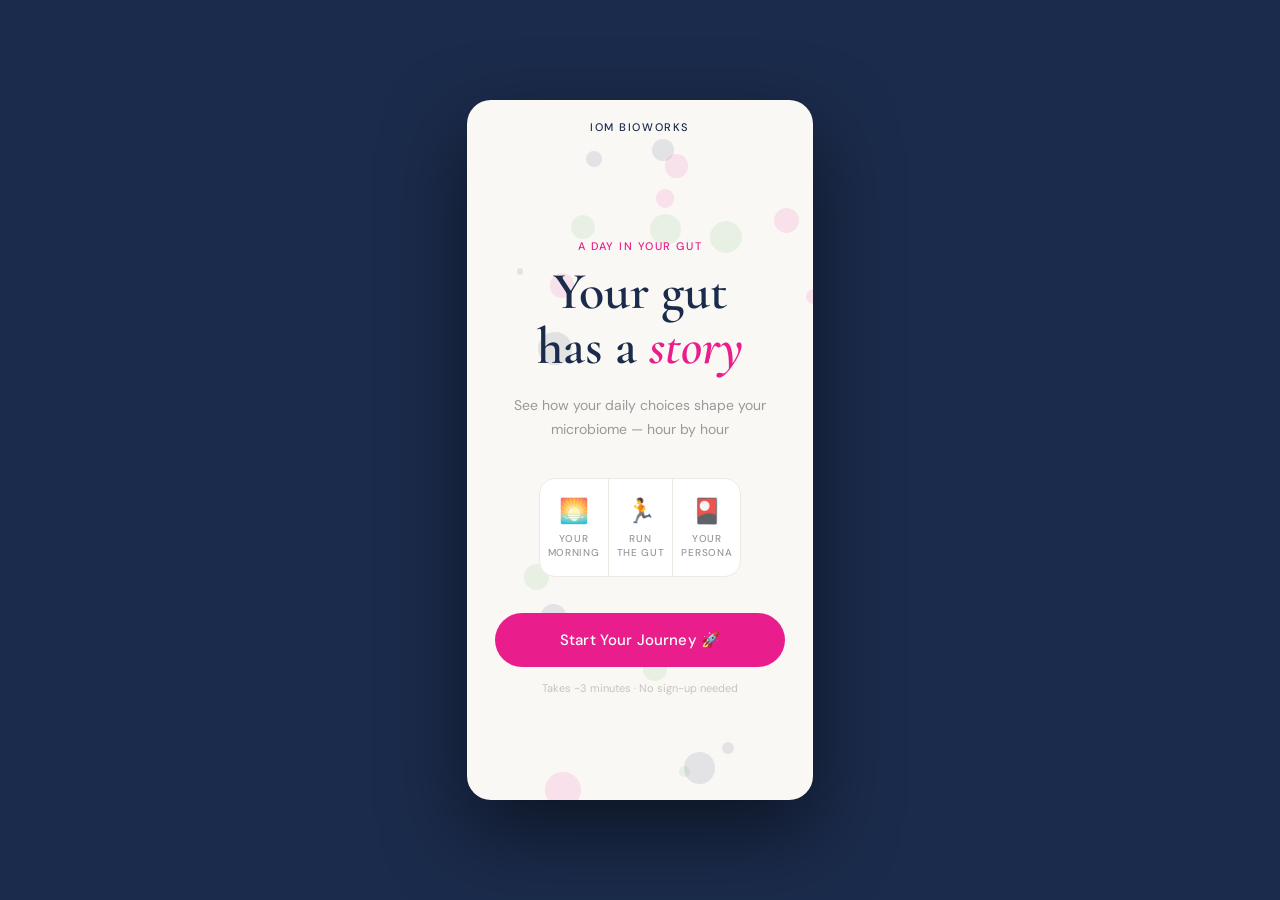
<file: index.html>
<!DOCTYPE html>
<html lang="en">
<head>
<meta charset="UTF-8">
<meta name="viewport" content="width=device-width, initial-scale=1.0, maximum-scale=1.0, user-scalable=no">
<meta name="theme-color" content="#FAF8F5">
<title>A Day in Your Gut — iom Bioworks</title>
<link rel="preconnect" href="https://fonts.googleapis.com">
<link href="https://fonts.googleapis.com/css2?family=Cormorant+Garamond:ital,wght@0,400;0,600;1,400;1,600&family=DM+Sans:wght@300;400;500&display=swap" rel="stylesheet">
<link rel="stylesheet" href="css/style.css">
</head>
<body>
<div id="gut-app">

  <!-- SCREEN 1: LANDING -->
  <div id="screen-landing" class="screen active">
    <div class="particle-bg" id="particles"></div>
    <div style="padding:20px;display:flex;justify-content:center;position:relative;z-index:2;flex-shrink:0;">
      <div class="logo-text">iom Bioworks</div>
    </div>
    <div style="flex:1;display:flex;flex-direction:column;align-items:center;justify-content:center;padding:20px 28px 40px;text-align:center;position:relative;z-index:2;">
      <div style="font-size:11px;font-weight:500;letter-spacing:0.14em;text-transform:uppercase;color:var(--pink);margin-bottom:12px;">A Day in Your Gut</div>
      <h1 class="serif" style="font-size:52px;color:var(--navy);line-height:1.05;margin-bottom:18px;font-weight:600;">Your gut<br>has a <em style="color:var(--pink);">story</em></h1>
      <p style="font-size:14px;color:var(--muted);line-height:1.75;margin-bottom:36px;max-width:290px;">See how your daily choices shape your microbiome — hour by hour</p>
      <div class="landing-icons">
        <div class="landing-icon-item"><span class="landing-icon-emoji">🌅</span><div class="landing-icon-label">Your<br>Morning</div></div>
        <div class="landing-icon-item"><span class="landing-icon-emoji">🏃</span><div class="landing-icon-label">Run<br>The Gut</div></div>
        <div class="landing-icon-item"><span class="landing-icon-emoji">🎴</span><div class="landing-icon-label">Your<br>Persona</div></div>
      </div>
      <button class="btn-primary" id="start-btn" style="max-width:320px;">Start Your Journey 🚀</button>
      <p style="font-size:11px;color:#C8C3BA;margin-top:14px;">Takes ~3 minutes · No sign-up needed</p>
    </div>
  </div>

  <!-- SCREEN 2: PERSONALISE -->
  <div id="screen-personalise" class="screen">
    <div class="header">
      <button class="back-btn" id="back-to-landing">← Back</button>
      <div class="logo-text">iom Bioworks</div>
      <div style="width:48px;"></div>
    </div>
    <div style="padding:28px 22px 36px;flex:1;">
      <div class="time-stamp" style="margin-bottom:10px;">Let's trace your gut day</div>
      <h2 class="serif" style="font-size:34px;color:var(--navy);line-height:1.15;margin-bottom:8px;font-weight:600;">What should<br>we call you?</h2>
      <p style="font-size:13px;color:var(--muted);margin-bottom:28px;line-height:1.6;">Your journey adapts to your choices</p>
      <input class="name-input" type="text" id="name-input" placeholder="Your name" maxlength="20" autocomplete="off" autocorrect="off" />
      <p style="font-size:13px;font-weight:500;color:var(--navy);margin:28px 0 14px;">Choose your gut explorer</p>
      <div style="display:flex;gap:14px;margin-bottom:36px;">
        <div class="avatar-card" id="av-male"><span class="avatar-emoji">🚶</span><div class="avatar-label">Explorer</div></div>
        <div class="avatar-card" id="av-female"><span class="avatar-emoji">🚶‍♀️</span><div class="avatar-label">Explorer</div></div>
      </div>
      <button class="btn-primary" id="btn-go" disabled>Let's Go 🚀</button>
    </div>
  </div>

  <!-- SCREEN 3: HEALTH GOAL -->
  <div id="screen-goal" class="screen">
    <div class="header">
      <button class="back-btn" id="back-to-personalise">← Back</button>
      <div class="pill">Gut Goal</div>
      <button class="mute-btn" id="mute-btn">🔊</button>
    </div>
    <div style="padding:24px 22px 36px;flex:1;">
      <div class="time-stamp">Your gut goal</div>
      <h2 class="serif" style="font-size:32px;color:var(--navy);line-height:1.2;margin-bottom:8px;font-weight:600;"><span id="goal-name">Hey</span>, what does<br>your gut <em style="color:var(--pink);">want most?</em></h2>
      <p style="font-size:13px;color:var(--muted);margin-bottom:22px;line-height:1.6;">Choose one — your journey adapts to it</p>
      <div style="display:flex;flex-direction:column;gap:11px;margin-bottom:28px;">
        <div class="option-card" data-goal="mood"><span class="option-emoji">🧠</span><div style="flex:1;padding-right:28px;"><div class="option-title">Better Mood</div><div class="option-sub">Your gut makes 90% of your serotonin. Let's fix the source.</div></div><div class="option-check">✓</div></div>
        <div class="option-card" data-goal="immunity"><span class="option-emoji">🛡️</span><div style="flex:1;padding-right:28px;"><div class="option-title">Stronger Immunity</div><div class="option-sub">70% of your immune system lives in your gut. Feed it right.</div></div><div class="option-check">✓</div></div>
        <div class="option-card" data-goal="energy"><span class="option-emoji">⚡</span><div style="flex:1;padding-right:28px;"><div class="option-title">More Energy</div><div class="option-sub">Your gut bacteria fuel every cell. Let's power you up.</div></div><div class="option-check">✓</div></div>
      </div>
      <button class="btn-primary" id="btn-goal-next" disabled>Next →</button>
    </div>
  </div>

</div>

<script src="js/state.js"></script>
<script src="js/constants.js"></script>
<script>
  /* Only clear state on explicit restart, not on every landing page load */
  const _params = new URLSearchParams(window.location.search);
  if (_params.get('restart') === '1') GS.clear();

  /* Read URL params */
  (function() {
    const p = new URLSearchParams(window.location.search);
    const wa = p.get('wa') || '';
    const utm = p.get('utm_source') || 'direct';
    if (wa || utm !== 'direct') GS.save({ whatsapp_number: wa, channel: utm });
  })();

  function goTo(id) {
    document.querySelectorAll('.screen').forEach(s => {
      if (s.classList.contains('active')) {
        s.classList.remove('active');
        s.classList.add('exit');
        setTimeout(() => s.classList.remove('exit'), 400);
      }
    });
    setTimeout(() => document.getElementById('screen-' + id).classList.add('active'), 60);
  }

  document.getElementById('start-btn').addEventListener('click', () => goTo('personalise'));
  document.getElementById('back-to-landing').addEventListener('click', () => goTo('landing'));
  document.getElementById('back-to-personalise').addEventListener('click', () => goTo('personalise'));

  let avatar = null;
  document.getElementById('av-male').addEventListener('click', () => {
    avatar = 'male';
    document.getElementById('av-male').classList.add('selected');
    document.getElementById('av-female').classList.remove('selected');
    check();
  });
  document.getElementById('av-female').addEventListener('click', () => {
    avatar = 'female';
    document.getElementById('av-female').classList.add('selected');
    document.getElementById('av-male').classList.remove('selected');
    check();
  });
  document.getElementById('name-input').addEventListener('input', check);

  function check() {
    const name = document.getElementById('name-input').value.trim();
    document.getElementById('btn-go').disabled = !(name.length > 0 && avatar);
  }

  document.getElementById('btn-go').addEventListener('click', () => {
    const name = document.getElementById('name-input').value.trim();
    GS.save({ name, avatar });
    document.getElementById('goal-name').textContent = name;
    goTo('goal');
  });

  let goal = null;
  document.querySelectorAll('[data-goal]').forEach(card => {
    card.addEventListener('click', () => {
      document.querySelectorAll('[data-goal]').forEach(c => c.classList.remove('selected'));
      card.classList.add('selected');
      goal = card.dataset.goal;
      document.getElementById('btn-goal-next').disabled = false;
    });
  });

  document.getElementById('btn-goal-next').addEventListener('click', () => {
    GS.save({ goal });
    window.location.href = 'game.html';
  });

  let muted = false;
  document.getElementById('mute-btn').addEventListener('click', () => {
    muted = !muted;
    document.getElementById('mute-btn').textContent = muted ? '🔇' : '🔊';
  });

  const pBg = document.getElementById('particles');
  const pColors = ['#E91E8C','#4CAF50','#1B2B4B'];
  for (let i = 0; i < 22; i++) {
    const d = document.createElement('div');
    d.className = 'particle';
    const size = 6 + Math.random() * 32;
    d.style.cssText = `width:${size}px;height:${size}px;background:${pColors[Math.floor(Math.random()*3)]};left:${Math.random()*100}%;top:${Math.random()*100}%;animation-duration:${8+Math.random()*12}s;animation-delay:${-Math.random()*12}s;`;
    pBg.appendChild(d);
  }
</script>
</body>
</html>
</file>
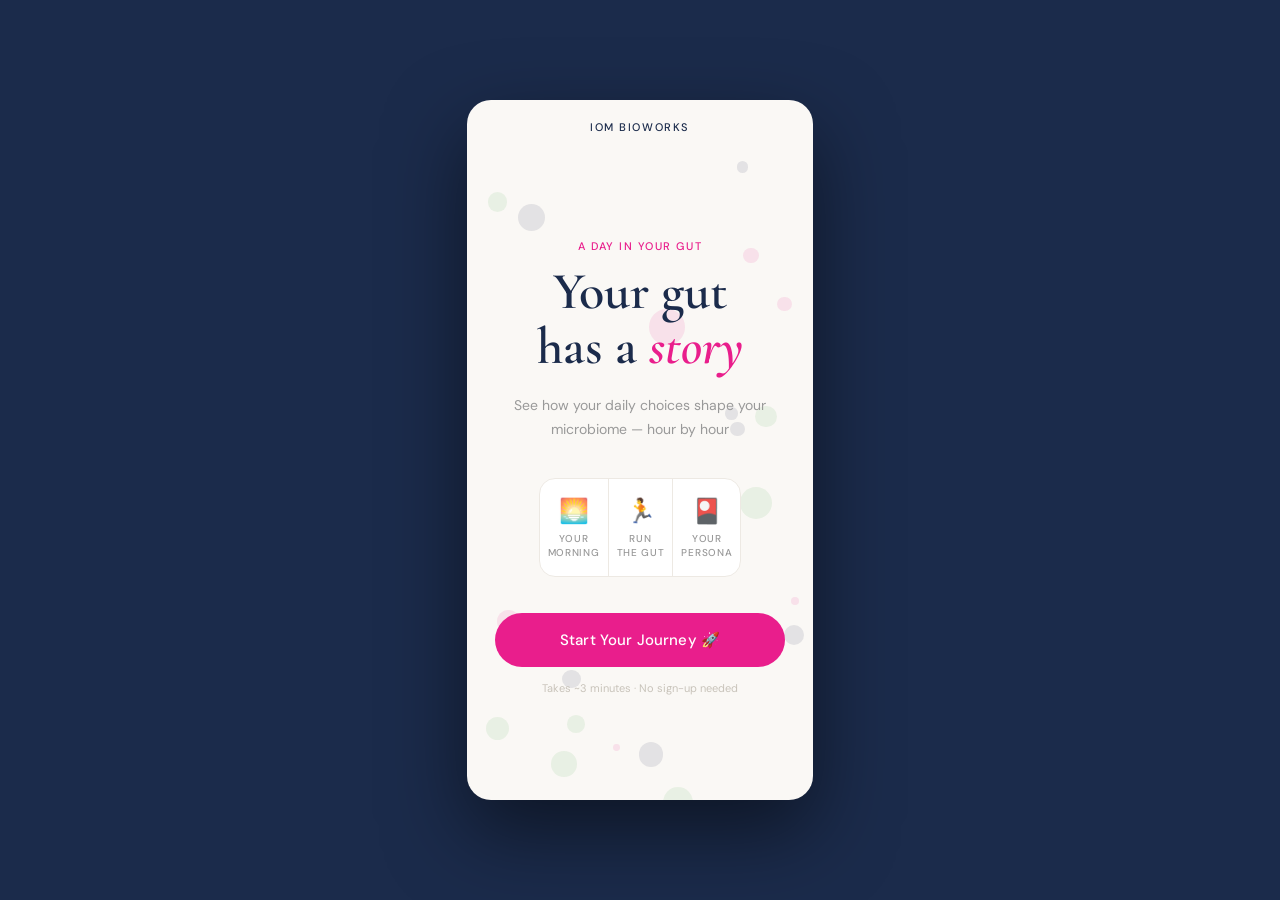
<file: game.html>
<!DOCTYPE html>
<html lang="en">
<head>
<meta charset="UTF-8">
<meta name="viewport" content="width=device-width, initial-scale=1.0, maximum-scale=1.0, user-scalable=no">
<title>A Day in Your Gut — iom Bioworks</title>
<link rel="preconnect" href="https://fonts.googleapis.com">
<link href="https://fonts.googleapis.com/css2?family=Cormorant+Garamond:ital,wght@0,400;0,600;1,400;1,600&family=DM+Sans:wght@300;400;500&display=swap" rel="stylesheet">
<link rel="stylesheet" href="css/style.css">
</head>
<body>
<div id="gut-app">

  <!-- MORNING CHOICE -->
  <div id="screen-morning" class="screen active">
    <div class="header">
      <div class="header-left"><a href="index.html" class="back-btn">← Back</a></div>
      <div class="header-mid">
        <a href="https://iombio.com" target="_blank" style="line-height:0;">
          <img src="https://iombio.com/wp-content/uploads/2025/11/IOM_BLACK.png" alt="iom Bioworks" style="height:24px;width:auto;" onerror="this.style.display='none';">
        </a>
      </div>
      <div class="header-right"><div class="pill">Morning · 1 of 4</div><button class="mute-btn" style="margin-left:6px;">🔊</button></div>
    </div>
    <div style="padding:18px 16px 28px;flex:1;overflow-y:auto;-webkit-overflow-scrolling:touch;">
      <div class="time-stamp">🌅 6:00 AM</div>
      <h2 class="serif" style="font-size:30px;color:var(--navy);line-height:1.2;margin-bottom:8px;font-weight:600;"><span id="morning-name">Your</span> gut bacteria<br>just woke up.</h2>
      <p style="font-size:13px;color:#888;line-height:1.65;margin-bottom:22px;">What's the first thing you give them?</p>
      <div style="display:flex;flex-direction:column;gap:10px;margin-bottom:28px;" id="morning-options"></div>
      <button class="btn-primary" id="btn-morning-next" disabled>See Your Gut React →</button>
    </div>
  </div>

  <!-- RUNNER 1 -->
  <div id="screen-runner1" class="screen" style="background:var(--runner-bg);flex-direction:column;height:100%;">
    <div class="runner-header">
      <div class="runner-label">Your gut at 6am</div>
      <div class="orb-count" id="orb-count-display">⚡ 0 / 20</div>
    </div>
    <div style="background:var(--runner-bg);padding:0 18px 10px;flex-shrink:0;">
      <div class="timer-bar-wrap"><div class="timer-bar-fill" id="timer-bar" style="width:100%;"></div></div>
    </div>
    <div style="position:relative;flex:1;overflow:hidden;min-height:0;">
      <canvas id="runner-canvas"></canvas>
      <div class="prerunner-overlay visible" id="prerunner-overlay">
        <div class="prerunner-icon">🏃</div>
        <div class="prerunner-title">Your gut right now</div>
        <div class="prerunner-body">Watch how many prebiotic particles your gut can capture on your current diet.</div>
        <div class="tap-hint">
          <div class="tap-hint-item"><div class="tap-hint-arrow">👆</div><div class="tap-hint-label">Tap upper half<br>to move up</div></div>
          <div class="tap-hint-item"><div class="tap-hint-arrow">👇</div><div class="tap-hint-label">Tap lower half<br>to move down</div></div>
        </div>
        <div class="prerunner-countdown" id="prerunner-count">Starting in 3...</div>
      </div>
      <div class="flash-overlay" id="flash-overlay">
        <div class="flash-tag">🔬 Gut Test Power-Up</div>
        <div class="flash-main">This is your gut —<br>fully optimised</div>
        <div class="flash-sub">A A Gut Test reveals hidden prebiotic pathways your gut can't find alone.</div>
      </div>
      <div class="summary-overlay" id="summary-overlay">
        <div class="summary-label-top">Level 1 Complete — 6am Gut</div>
        <div class="summary-score" id="summary-score">0</div>
        <div class="summary-of">prebiotic particles captured out of 20</div>
        <div class="summary-bar-wrap"><div class="summary-bar-fill" id="summary-bar"></div></div>
        <div class="summary-msg" id="summary-msg"></div>
        <div class="summary-hint">💡 Diet changes can double this. A Gut Test can unlock even more hidden pathways.</div>
        <button class="btn-primary" id="summary-next-btn" style="max-width:280px;">Continue →</button>
      </div>
    </div>
  </div>

  <!-- LUNCH CHOICE -->
  <div id="screen-lunch" class="screen">
    <div class="header">
      <div class="header-left"><button class="back-btn" id="back-to-morning">← Back</button></div>
      <div class="header-mid">
        <a href="https://iombio.com" target="_blank" style="line-height:0;">
          <img src="https://iombio.com/wp-content/uploads/2025/11/IOM_BLACK.png" alt="iom Bioworks" style="height:24px;width:auto;" onerror="this.style.display='none';">
        </a>
      </div>
      <div class="header-right"><div class="pill">Lunch · 2 of 4</div><button class="mute-btn" style="margin-left:6px;">🔊</button></div>
    </div>
    <div style="padding:18px 16px 28px;flex:1;overflow-y:auto;-webkit-overflow-scrolling:touch;">
      <div class="time-stamp">☀️ 1:00 PM</div>
      <h2 class="serif" style="font-size:30px;color:var(--navy);line-height:1.2;margin-bottom:8px;font-weight:600;">Lunch break.<br>Your gut's <em style="color:var(--pink);">busiest moment.</em></h2>
      <p style="font-size:13px;color:#888;line-height:1.65;margin-bottom:20px;">Build your actual plate — not your ideal one.</p>
      <div id="lunch-sections"></div>
      <button class="btn-primary" id="btn-lunch-next" disabled style="margin-top:8px;">See Your Gut Process It →</button>
    </div>
  </div>

  <!-- RUNNER 2 -->
  <div id="screen-runner2" class="screen" style="background:#1a1a0d;flex-direction:column;height:100%;">
    <div class="runner-header" style="background:#1a1a0d;">
      <div class="runner-label">Your gut at 1pm</div>
      <div class="orb-count" id="orb-count-display-2">⚡ 0 / 30</div>
    </div>
    <div style="background:#1a1a0d;padding:0 18px 10px;flex-shrink:0;">
      <div class="timer-bar-wrap" style="background:#1a1a0d;"><div class="timer-bar-fill" id="timer-bar-2" style="width:100%;"></div></div>
    </div>
    <div style="position:relative;flex:1;overflow:hidden;min-height:0;">
      <canvas id="runner-canvas-2"></canvas>
      <div class="prerunner-overlay visible" id="prerunner-overlay-2">
        <div class="prerunner-icon">☀️</div>
        <div class="prerunner-title">1pm. Lunch is done.</div>
        <div class="prerunner-body">Watch what your gut does with what you gave it. Tap to navigate — collect as many prebiotics as you can.</div>
        <div class="tap-hint">
          <div class="tap-hint-item"><div class="tap-hint-arrow">👆</div><div class="tap-hint-label">Tap upper half<br>to move up</div></div>
          <div class="tap-hint-item"><div class="tap-hint-arrow">👇</div><div class="tap-hint-label">Tap lower half<br>to move down</div></div>
        </div>
        <div class="prerunner-countdown" id="prerunner-count-2">Starting in 3...</div>
      </div>
      <div class="flash-overlay" id="flash-overlay-2">
        <div class="flash-tag">🔬 Gut Test Power-Up</div>
        <div class="flash-main">Imagine what the right<br>fuel could do 🌿</div>
        <div class="flash-sub">Better data = better absorption. A Gut Test shows you exactly where your gut is leaving nutrients uncaptured.</div>
      </div>
      <div class="summary-overlay" id="summary-overlay-2">
        <div class="summary-label-top">Level 2 Complete — 1pm Gut</div>
        <div class="summary-score" id="summary-score-2">0</div>
        <div class="summary-of">prebiotic particles captured out of 30</div>
        <div class="summary-bar-wrap"><div class="summary-bar-fill" id="summary-bar-2"></div></div>
        <div class="summary-msg" id="summary-msg-2"></div>
        <div class="summary-hint">💡 This is where a Gut Test changes everything — it reveals the hidden pathways →</div>
        <button class="btn-primary" id="summary-next-btn-2" style="max-width:280px;">Continue →</button>
      </div>
    </div>
  </div>

  <!-- AFTERNOON CHOICE -->
  <div id="screen-afternoon" class="screen">
    <div class="header">
      <div class="header-left"><button class="back-btn" id="back-to-lunch">← Back</button></div>
      <div class="header-mid">
        <a href="https://iombio.com" target="_blank" style="line-height:0;">
          <img src="https://iombio.com/wp-content/uploads/2025/11/IOM_BLACK.png" alt="iom Bioworks" style="height:24px;width:auto;" onerror="this.style.display='none';">
        </a>
      </div>
      <div class="header-right"><div class="pill">Aft · 3 of 4</div><button class="mute-btn" style="margin-left:6px;">🔊</button></div>
    </div>
    <div style="padding:18px 16px 28px;flex:1;overflow-y:auto;-webkit-overflow-scrolling:touch;">
      <div class="time-stamp">🌤️ 3:47 PM</div>
      <h2 class="serif" style="font-size:30px;color:var(--navy);line-height:1.2;margin-bottom:8px;font-weight:600;">Energy dip.<br>The gut tunnel <em style="color:var(--pink);">splits.</em></h2>
      <p style="font-size:13px;color:#888;line-height:1.65;margin-bottom:22px;">Which path do you actually take?</p>
      <div style="display:flex;flex-direction:column;gap:10px;margin-bottom:28px;" id="afternoon-options"></div>
      <button class="btn-primary" id="btn-afternoon-next" disabled>See The Afternoon Gut →</button>
    </div>
  </div>

  <!-- RUNNER 3 -->
  <div id="screen-runner3" class="screen" style="background:#0d2010;flex-direction:column;height:100%;">
    <div class="runner-header" style="background:#0d2010;">
      <div class="runner-label">Your gut at 4pm</div>
      <div class="orb-count" id="orb-count-display-3">⚡ 0 / 40</div>
    </div>
    <div style="background:#0d2010;padding:0 18px 10px;flex-shrink:0;">
      <div class="timer-bar-wrap" style="background:#0d2010;"><div class="timer-bar-fill" id="timer-bar-3" style="width:100%;"></div></div>
    </div>
    <div style="position:relative;flex:1;overflow:hidden;min-height:0;">
      <canvas id="runner-canvas-3"></canvas>
      <div class="prerunner-overlay visible" id="prerunner-overlay-3">
        <div class="prerunner-icon">🔬</div>
        <div class="prerunner-title">What a Gut Test unlocks</div>
        <div class="prerunner-body">A Gut Test reveals hidden prebiotic pathways your gut can't find alone. Watch what happens when the map is complete.</div>
        <div class="tap-hint">
          <div class="tap-hint-item"><div class="tap-hint-arrow">👆</div><div class="tap-hint-label">Tap upper half<br>to move up</div></div>
          <div class="tap-hint-item"><div class="tap-hint-arrow">👇</div><div class="tap-hint-label">Tap lower half<br>to move down</div></div>
        </div>
        <div class="prerunner-countdown" id="prerunner-count-3">Starting in 3...</div>
      </div>
      <div class="flash-overlay" id="flash-overlay-3">
        <div class="flash-tag">🔬 Gut Test Power-Up</div>
        <div class="flash-main">Your gut — at full<br>capacity 🌿</div>
        <div class="flash-sub">This is what knowing your microbiome feels like. Every hidden pathway — visible. Every prebiotic — captured.</div>
      </div>
      <div class="summary-overlay" id="summary-overlay-3">
        <div class="summary-label-top">Level 3 Complete — 4pm Gut</div>
        <div class="summary-score" id="summary-score-3">0</div>
        <div class="summary-of">prebiotic particles captured out of 40</div>
        <div class="summary-bar-wrap"><div class="summary-bar-fill" id="summary-bar-3"></div></div>
        <div class="summary-msg" id="summary-msg-3"></div>
        <div class="summary-hint">💡 Your gut at full capacity — this is what knowing your microbiome feels like.</div>
        <button class="btn-primary" id="summary-next-btn-3" style="max-width:280px;">Final Choice →</button>
      </div>
    </div>
  </div>

  <!-- DINNER CHOICE -->
  <div id="screen-dinner" class="screen">
    <div class="header">
      <div class="header-left"><button class="back-btn" id="back-to-afternoon">← Back</button></div>
      <div class="header-mid">
        <a href="https://iombio.com" target="_blank" style="line-height:0;">
          <img src="https://iombio.com/wp-content/uploads/2025/11/IOM_BLACK.png" alt="iom Bioworks" style="height:24px;width:auto;" onerror="this.style.display='none';">
        </a>
      </div>
      <div class="header-right"><div class="pill">Eve · 4 of 4</div><button class="mute-btn" style="margin-left:6px;">🔊</button></div>
    </div>
    <div style="padding:18px 16px 28px;flex:1;overflow-y:auto;-webkit-overflow-scrolling:touch;">
      <div class="time-stamp" style="color:var(--pink);">🌙 8:00 PM</div>
      <h2 class="serif" style="font-size:30px;color:var(--navy);line-height:1.2;margin-bottom:8px;font-weight:600;">Day's done.<br>Last fuel for your gut <em style="color:var(--pink);">until tomorrow.</em></h2>
      <p style="font-size:13px;color:#888;line-height:1.65;margin-bottom:22px;">What does your gut actually get for dinner?</p>
      <div style="display:flex;flex-direction:column;gap:10px;margin-bottom:28px;" id="dinner-options"></div>
      <button class="btn-primary" id="btn-dinner-next" disabled>See My Gut Persona 🎴</button>
    </div>
  </div>

  
  <div class="site-footer-inline" style="background:#FAF8F5;border-top:1px solid rgba(27,43,75,0.08);padding:20px;text-align:center;flex-shrink:0;">
    <a href="https://iombio.com" target="_blank" style="display:inline-block;line-height:0;margin-bottom:10px;">
      <img src="https://iombio.com/wp-content/uploads/2025/11/IOM_BLACK.png" alt="iom Bioworks" style="height:20px;width:auto;" onerror="this.style.display='none';">
    </a>
    <p style="font-size:11px;color:#C8C3BA;margin-bottom:8px;">Gut health &amp; microbiome science · Made in India</p>
    <div style="display:flex;justify-content:center;gap:14px;flex-wrap:wrap;margin-bottom:8px;">
      <a href="https://iombio.com/shop" target="_blank" style="font-size:11px;color:#999;text-decoration:none;">Shop</a>
      <a href="https://iombio.com/gut-microbiome-tests" target="_blank" style="font-size:11px;color:#999;text-decoration:none;">Gut Tests</a>
      <a href="https://iombio.com/about" target="_blank" style="font-size:11px;color:#999;text-decoration:none;">About</a>
      <a href="https://iombio.com/privacy-policy" target="_blank" style="font-size:11px;color:#999;text-decoration:none;">Privacy</a>
    </div>
    <p style="font-size:11px;color:#C8C3BA;">&copy; 2026 iom Bioworks</p>
  </div>
</div>

<script src="js/state.js"></script>
<script src="js/constants.js"></script>
<script src="js/scoring.js"></script>

<script>

/* ─── IMMEDIATE guard — redirect before anything renders ─── */
(function() {
  try {
    var s = JSON.parse(localStorage.getItem('gutjourney_v1') || '{}');
    if (!s.name) window.location.href = 'index.html';
  } catch(e) {
    window.location.href = 'index.html';
  }
})();

/* ─── HELPER: screen transitions ─── */
function goTo(id) {
  const allScreens = document.querySelectorAll('.screen');
  const nextScreen = document.getElementById('screen-' + id);
  if (!nextScreen) return;
  allScreens.forEach(s => {
    if (s.classList.contains('active')) {
      s.classList.remove('active');
      s.classList.add('exit');
      setTimeout(() => s.classList.remove('exit'), 400);
    }
  });
  setTimeout(() => {
    nextScreen.classList.add('active');
  }, 60);
}

/* ─── HELPER: build simple choice screens ─── */
function buildChoiceOptions(containerId, choiceKey, btnId, saveKey, scoreKey, nextFn) {
  const container = document.getElementById(containerId);
  if (!container) return;
  const choices = CHOICES[choiceKey];
  Object.entries(choices).forEach(([key, val]) => {
    const div = document.createElement('div');
    div.className = 'option-card';
    div.innerHTML = `<span class="option-emoji">${val.emoji}</span><div style="flex:1;padding-right:28px;"><div class="option-title">${val.label}</div><div class="option-sub">${val.sub}</div></div><div class="option-check">✓</div>`;
    div.addEventListener('click', () => {
      container.querySelectorAll('.option-card').forEach(c => c.classList.remove('selected'));
      div.classList.add('selected');
      GS.save({ [saveKey]: key, [scoreKey]: val.score });
      document.getElementById(btnId).disabled = false;
    });
    container.appendChild(div);
  });
  document.getElementById(btnId).addEventListener('click', nextFn);
}

/* ─── HELPER: build lunch plate sections with visual plate ─── */
function buildLunchSections() {
  const container = document.getElementById('lunch-sections');
  if (!container) return;

  /* Emoji that appears on the plate per zone */
  const plateEmojis = {
    base:    { A:'🍚', B:'🫓', C:'🌾', D:'' },
    protein: { A:'🫕', B:'🫘', C:'🧀', D:'🥚', E:'' },
    veg:     { A:'🥬', B:'🥦', C:'🥗', D:'' },
    side:    { A:'🥛', B:'🌶️', C:'🥤', D:'' }
  };

  /* Plate visual */
  const plateWrap = document.createElement('div');
  plateWrap.style.cssText = 'display:flex;justify-content:center;margin-bottom:16px;';
  plateWrap.innerHTML = `
    <div id="plate-visual" style="
      width:160px;height:160px;border-radius:50%;
      background:white;border:3px solid #EDE9E3;
      position:relative;display:flex;align-items:center;
      justify-content:center;flex-shrink:0;
      box-shadow:0 4px 20px rgba(27,43,75,0.1);
      transition:all 0.3s ease;">
      <div id="plate-items" style="
        width:120px;height:120px;border-radius:50%;
        background:#FAF8F5;border:2px dashed #EDE9E3;
        display:grid;grid-template-columns:1fr 1fr;
        grid-template-rows:1fr 1fr;
        place-items:center;font-size:28px;
        transition:all 0.3s ease;">
        <span id="p-base"    style="opacity:0.2;font-size:20px;">🍽️</span>
        <span id="p-protein" style="opacity:0.2;font-size:20px;">🍽️</span>
        <span id="p-veg"     style="opacity:0.2;font-size:20px;">🍽️</span>
        <span id="p-side"    style="opacity:0.2;font-size:20px;">🍽️</span>
      </div>
      <div id="plate-ring" style="
        position:absolute;inset:-3px;border-radius:50%;
        border:3px solid var(--border);
        pointer-events:none;transition:border-color 0.4s;">
      </div>
    </div>`;
  container.appendChild(plateWrap);

  function updatePlate(zone, emoji) {
    const el = document.getElementById('p-' + zone);
    if (!el) return;
    if (emoji) {
      el.textContent = emoji;
      el.style.opacity = '1';
      el.style.transform = 'scale(1.2)';
      setTimeout(() => { el.style.transform = 'scale(1)'; }, 200);
    } else {
      el.textContent = '🍽️';
      el.style.opacity = '0.2';
    }
    /* Check if plate is full — glow the ring */
    const allFilled = ['base','protein','veg','side'].every(z => {
      const sp = document.getElementById('p-' + z);
      return sp && sp.style.opacity === '1';
    });
    const ring = document.getElementById('plate-ring');
    if (ring) ring.style.borderColor = allFilled ? 'var(--pink)' : 'var(--border)';
  }

  const sections = [
    { key: 'base',    label: 'Base 🍚',      saveKey: 'lunch_base'    },
    { key: 'protein', label: 'Protein 💪',    saveKey: 'lunch_protein' },
    { key: 'veg',     label: 'Vegetables 🥗', saveKey: 'lunch_veg'     },
    { key: 'side',    label: 'Side 🥛',       saveKey: 'lunch_side'    }
  ];
  const lunchState = { base: null, protein: null, veg: null, side: null };

  sections.forEach(sec => {
    const wrap  = document.createElement('div'); wrap.className = 'plate-section';
    const label = document.createElement('div'); label.className = 'plate-section-label'; label.textContent = sec.label;
    const opts  = document.createElement('div'); opts.className = 'plate-options';
    Object.entries(CHOICES.lunch[sec.key]).forEach(([key, val]) => {
      const chip = document.createElement('div'); chip.className = 'plate-chip';
      chip.textContent = val.emoji + ' ' + val.label;
      chip.addEventListener('click', () => {
        opts.querySelectorAll('.plate-chip').forEach(c => c.classList.remove('selected'));
        chip.classList.add('selected');
        lunchState[sec.key] = key;
        GS.save({ [sec.saveKey]: key });
        /* Update plate visual */
        const emoji = plateEmojis[sec.key][key] || '';
        updatePlate(sec.key, emoji);
        document.getElementById('btn-lunch-next').disabled =
          !Object.values(lunchState).every(v => v !== null);
      });
      opts.appendChild(chip);
    });
    wrap.appendChild(label); wrap.appendChild(opts); container.appendChild(wrap);
  });

  document.getElementById('btn-lunch-next').addEventListener('click', () => {
    const s = GS.get();
    GS.save({ lunch_score: calcLunchScore(s) });
    goTo('runner2');
    setTimeout(() => beginCountdown('prerunner-overlay-2', 'prerunner-count-2', () => {
      runLevel('runner-canvas-2', 'timer-bar-2', 'orb-count-display-2',
               'flash-overlay-2', 'summary-overlay-2', 'summary-score-2',
               'summary-bar-2', 'summary-msg-2', 'summary-next-btn-2',
               RUNNER_CONFIG.level2, 2, 30, () => goTo('afternoon'));
    }), 100);
  });
}

/* ─── RUNNER: countdown before level starts ─── */
function beginCountdown(overlayId, countId, runFn) {
  let count = 3;
  const overlay  = document.getElementById(overlayId);
  const countEl  = document.getElementById(countId);
  if (overlay) overlay.classList.add('visible');
  const iv = setInterval(() => {
    count--;
    if (count > 0) {
      if (countEl) countEl.textContent = 'Starting in ' + count + '...';
    } else {
      clearInterval(iv);
      if (overlay) overlay.classList.remove('visible');
      setTimeout(runFn, 350);
    }
  }, 1000);
}

/* ─── RUNNER: core game loop ─── */
function runLevel(canvasId, timerId, countId, flashId, summaryId,
                  scoreElId, barElId, msgElId, nextBtnId,
                  config, levelNum, total, nextFn) {

  const canvas    = document.getElementById(canvasId);
  const container = canvas.parentElement;
  const appEl     = document.getElementById("gut-app");
  const headerH   = 65;
  const W = container.offsetWidth  || appEl.offsetWidth  || 375;
  const H = Math.max((appEl.offsetHeight || window.innerHeight) - headerH, 260);
  canvas.width  = W;
  canvas.height = H;
  const ctx = canvas.getContext('2d');

  const { speed, totalOrbs, spawnInterval, duration, bgColor, flashTime } = config;
  const ZONES = [H * 0.22, H * 0.5, H * 0.78];

  let runnerZone = 1, runnerY = ZONES[1], targetY = ZONES[1], autoReturnTimer = null;
  let collected = 0, collectedIds = new Set(), orbsSpawned = 0, orbs = [], popups = [];
  let lastSpawn = null, flashShown = false, flashDone = false, gameEnded = false;
  let startTime = null, rafId = null;

  const RUNNER_EMOJI = GS.val('avatar', 'male') === 'female' ? '🚶‍♀️' : '🚶';
  const RUNNER_X     = W * 0.13;

  function tap(clientY) {
    if (gameEnded) return;
    const rect = canvas.getBoundingClientRect();
    const y = clientY - rect.top;
    if (y < H / 2) runnerZone = Math.max(0, runnerZone - 1);
    else            runnerZone = Math.min(2, runnerZone + 1);
    targetY = ZONES[runnerZone];
    if (autoReturnTimer) clearTimeout(autoReturnTimer);
    autoReturnTimer = setTimeout(() => { runnerZone = 1; targetY = ZONES[1]; }, 1100);
  }

  canvas.addEventListener('click',      e => tap(e.clientY));
  canvas.addEventListener('touchstart', e => { e.preventDefault(); tap(e.touches[0].clientY); }, { passive: false });

  function frame(now) {
    if (!startTime) { startTime = now; lastSpawn = now; }
    if (gameEnded) return;

    const elapsed  = now - startTime;
    const progress = Math.min(elapsed / duration, 1);

    ctx.clearRect(0, 0, W, H);
    ctx.fillStyle = bgColor;
    ctx.fillRect(0, 0, W, H);

    // lane guides
    for (let i = 0; i < 3; i++) {
      const a = 0.05 + 0.03 * Math.sin(elapsed * 0.0008 + i * 2);
      ctx.strokeStyle = `rgba(76,175,80,${a})`;
      ctx.lineWidth = 1; ctx.setLineDash([6, 14]);
      ctx.beginPath(); ctx.moveTo(0, ZONES[i]); ctx.lineTo(W, ZONES[i]); ctx.stroke();
    }
    ctx.setLineDash([]);

    // spawn orbs
    if (now - lastSpawn > spawnInterval && orbsSpawned < totalOrbs) {
      const zone = Math.floor(Math.random() * 3);
      const id   = 'o_' + Date.now() + '_' + Math.random().toString(36).substr(2, 5);
      orbs.push({ id, x: W + 18, y: ZONES[zone], done: false });
      orbsSpawned++; lastSpawn = now;
    }

    runnerY += (targetY - runnerY) * 0.1;

    // update orbs
    orbs = orbs.filter(orb => {
      if (orb.done) return false;
      orb.x -= speed / 60;

      const dx   = (RUNNER_X + 14) - orb.x;
      const dy   = runnerY - orb.y;
      const dist = Math.sqrt(dx * dx + dy * dy);

      if (dist < 22 && !collectedIds.has(orb.id)) {
        collectedIds.add(orb.id);
        collected++;
        const el = document.getElementById(countId);
        if (el) el.textContent = '⚡ ' + collected + ' / ' + total;
        popups.push({ x: orb.x, y: orb.y - 18, text: '+1 Prebiotic 🌿', color: '#81C784', age: 0, life: 45 });
        orb.done = true;
        return false;
      }
      if (orb.x < -32) {
        if (!collectedIds.has(orb.id))
          popups.push({ x: 16, y: orb.y, text: 'missed', color: 'rgba(255,255,255,0.25)', age: 0, life: 40 });
        return false;
      }

      // draw orb
      const pulse = 1 + 0.07 * Math.sin(elapsed * 0.007 + orb.x * 0.08);
      ctx.fillStyle = '#4CAF50'; ctx.globalAlpha = 0.88;
      ctx.beginPath(); ctx.arc(orb.x, orb.y, 15 * pulse, 0, Math.PI * 2); ctx.fill();
      ctx.strokeStyle = 'rgba(129,199,132,0.3)'; ctx.lineWidth = 4;
      ctx.beginPath(); ctx.arc(orb.x, orb.y, 15 * pulse + 5, 0, Math.PI * 2); ctx.stroke();
      ctx.fillStyle = 'white'; ctx.globalAlpha = 1;
      ctx.font = 'bold 10px DM Sans,sans-serif'; ctx.textAlign = 'center'; ctx.textBaseline = 'middle';
      ctx.fillText('P', orb.x, orb.y + 0.5);
      return true;
    });

    // draw runner
    ctx.globalAlpha = 1; ctx.textAlign = 'left';
    ctx.font = '26px serif'; ctx.textBaseline = 'middle';
    ctx.fillText(RUNNER_EMOJI, RUNNER_X - 2, runnerY);

    // draw popups
    popups = popups.filter(p => {
      p.age++;
      ctx.globalAlpha = Math.max(0, 1 - p.age / p.life);
      ctx.font = '500 11px DM Sans,sans-serif'; ctx.fillStyle = p.color;
      ctx.textAlign = 'center';
      ctx.fillText(p.text, p.x, p.y - p.age * 0.45);
      ctx.globalAlpha = 1;
      return p.age < p.life;
    });

    ctx.textAlign = 'left';
    ctx.font = '10px DM Sans,sans-serif';
    ctx.fillStyle = 'rgba(255,255,255,0.18)';
    ctx.textAlign = 'right';
    ctx.fillText('tap upper / lower half to move', W - 10, H - 10);
    ctx.textAlign = 'left';

    // timer bar
    const timerEl = document.getElementById(timerId);
    if (timerEl) timerEl.style.width = Math.round((1 - progress) * 100) + '%';

    // Gut Test flash
    if (elapsed >= flashTime && !flashShown && !flashDone) {
      flashShown = true;
      const fo = document.getElementById(flashId);
      if (fo) fo.classList.add('visible');
      setTimeout(() => {
        if (fo) fo.classList.remove('visible');
        flashDone = true; flashShown = false;
      }, 2800);
    }

    if (progress >= 1) {
      gameEnded = true;
      cancelAnimationFrame(rafId);
      showLevelSummary(collected, total, levelNum, summaryId, scoreElId, barElId, msgElId, nextBtnId, nextFn);
      return;
    }
    rafId = requestAnimationFrame(frame);
  }

  rafId = requestAnimationFrame(frame);
}

/* ─── RUNNER: level summary overlay ─── */
function showLevelSummary(collected, total, levelNum, summaryId, scoreElId, barElId, msgElId, nextBtnId, nextFn) {
  const overlay = document.getElementById(summaryId);
  if (!overlay) return;
  overlay.classList.add('visible');

  GS.save({ ['runner' + levelNum + '_collected']: collected, levels_reached: levelNum });

  // count-up animation
  let n = 0;
  const scoreEl = document.getElementById(scoreElId);
  const iv = setInterval(() => {
    n = Math.min(n + 1, collected);
    if (scoreEl) scoreEl.textContent = n;
    if (n >= collected) clearInterval(iv);
  }, 40);

  setTimeout(() => {
    const barEl = document.getElementById(barElId);
    if (barEl) barEl.style.width = Math.round((collected / total) * 100) + '%';
  }, 400);

  const pct = Math.round((collected / total) * 100);
  const msgEl = document.getElementById(msgElId);
  if (msgEl) {
    if (pct < 35)      msgEl.textContent = 'On your current diet, your gut is missing most of what it needs.';
    else if (pct < 60) msgEl.textContent = 'Your gut is picking up some prebiotics — but still leaving a lot on the table.';
    else               msgEl.textContent = 'Not bad! Your gut is capturing more than most. A Gut Test could unlock the rest.';
  }

  const nextBtn = document.getElementById(nextBtnId);
  if (nextBtn) nextBtn.onclick = nextFn;
}

/* ─── INIT (runs after DOM is ready) ─── */
document.addEventListener('DOMContentLoaded', function () {

  // redirect if no session
  const state = GS.get();
  if (!state.name) { window.location.href = 'index.html'; return; }

  /* Headers and footer hardcoded in HTML */

  // personalise name
  const nameEl = document.getElementById('morning-name');
  if (nameEl) nameEl.textContent = state.name + "'s";

  // back buttons
  document.getElementById('back-to-morning').addEventListener('click',   () => goTo('morning'));
  document.getElementById('back-to-lunch').addEventListener('click',     () => goTo('lunch'));
  document.getElementById('back-to-afternoon').addEventListener('click', () => goTo('afternoon'));

  /* ── MORNING ── */
  buildChoiceOptions(
    'morning-options', 'morning',
    'btn-morning-next', 'choice_morning', 'morning_score',
    () => {
      goTo('runner1');
      setTimeout(() => beginCountdown('prerunner-overlay', 'prerunner-count', () => {
        runLevel('runner-canvas', 'timer-bar', 'orb-count-display',
                 'flash-overlay', 'summary-overlay', 'summary-score',
                 'summary-bar', 'summary-msg', 'summary-next-btn',
                 RUNNER_CONFIG.level1, 1, 20, () => goTo('lunch'));
      }), 100);
    }
  );

  /* ── LUNCH PLATE ── */
  buildLunchSections();

  /* ── AFTERNOON ── */
  buildChoiceOptions(
    'afternoon-options', 'afternoon',
    'btn-afternoon-next', 'choice_afternoon', 'afternoon_score',
    () => {
      goTo('runner3');
      setTimeout(() => beginCountdown('prerunner-overlay-3', 'prerunner-count-3', () => {
        runLevel('runner-canvas-3', 'timer-bar-3', 'orb-count-display-3',
                 'flash-overlay-3', 'summary-overlay-3', 'summary-score-3',
                 'summary-bar-3', 'summary-msg-3', 'summary-next-btn-3',
                 RUNNER_CONFIG.level3, 3, 40, () => goTo('dinner'));
      }), 100);
    }
  );

  /* ── DINNER ── */
  buildChoiceOptions(
    'dinner-options', 'dinner',
    'btn-dinner-next', 'choice_dinner', 'dinner_score',
    () => {
      const s      = GS.get();
      const result = calcPersona(s);
      GS.save(result);
      window.location.href = 'results.html';
    }
  );

});
</script>
</body>
</html>
</file>
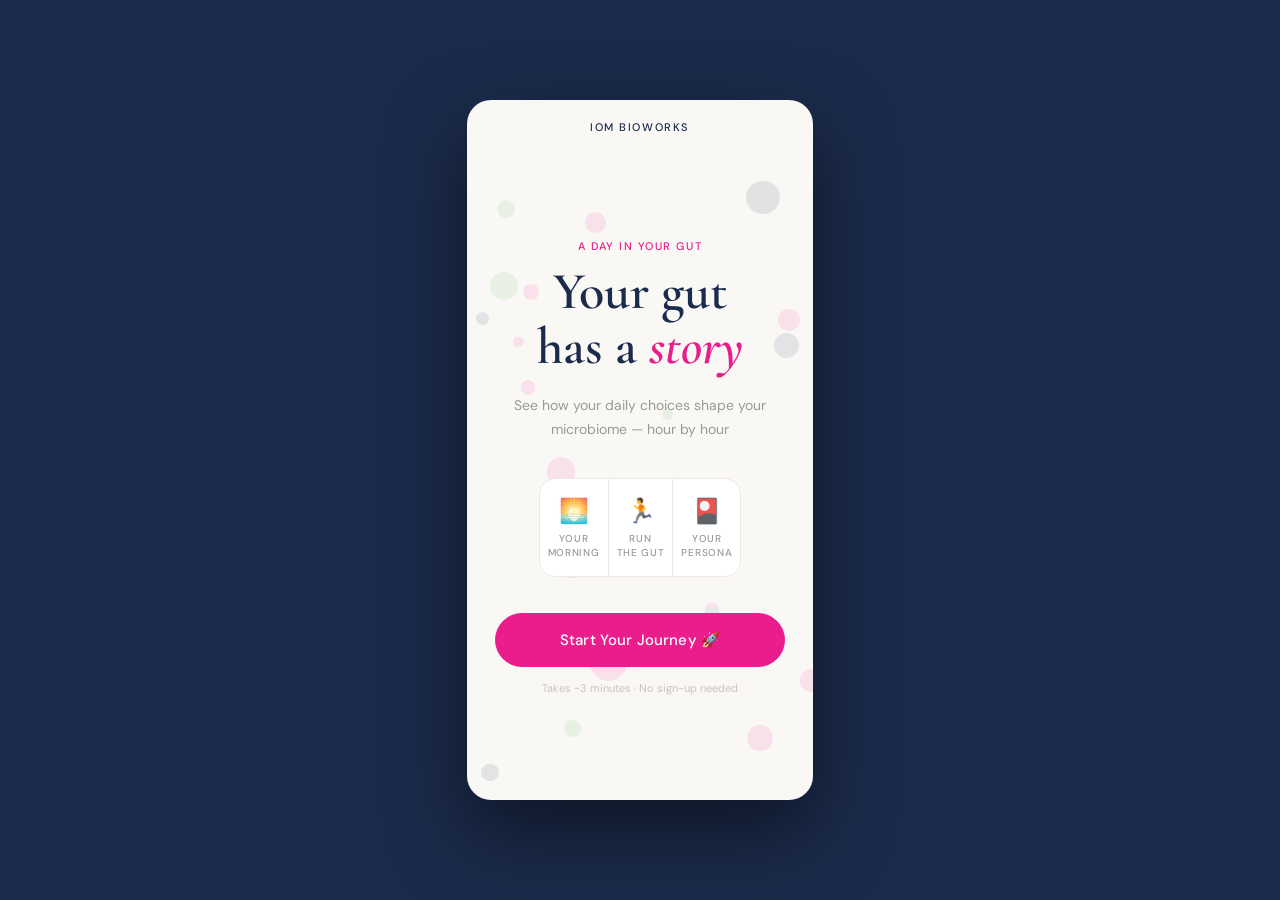
<file: recommend.html>
<!DOCTYPE html>
<html lang="en">
<head>
<meta charset="UTF-8">
<meta name="viewport" content="width=device-width, initial-scale=1.0, maximum-scale=1.0, user-scalable=no">
<title>Your Gut Prescription — iom Bioworks</title>
<link rel="preconnect" href="https://fonts.googleapis.com">
<link href="https://fonts.googleapis.com/css2?family=Cormorant+Garamond:ital,wght@0,400;0,600;1,400;1,600&family=DM+Sans:wght@300;400;500&display=swap" rel="stylesheet">
<link rel="stylesheet" href="css/style.css">
</head>
<body>
<div id="gut-app">
  <div id="screen-recommend" class="screen active">

    <div id="hero-section" style="padding:28px 24px 20px;flex-shrink:0;">
      <div style="font-size:11px;font-weight:500;color:var(--pink);letter-spacing:0.12em;text-transform:uppercase;margin-bottom:10px;">Your Gut Prescription</div>
      <h2 class="serif" style="font-size:28px;color:var(--navy);line-height:1.25;margin-bottom:6px;font-weight:600;">Here's what <span id="rec-name">your</span> gut<br>actually <em style="color:var(--pink);">needs</em></h2>
      <div id="persona-pill" style="display:inline-flex;align-items:center;gap:6px;background:#F0EBE3;padding:5px 12px;border-radius:20px;font-size:12px;color:var(--navy);font-weight:500;margin-top:6px;"></div>
    </div>

    <div style="flex:1;overflow-y:auto;padding:0 20px 36px;">
      <div id="primary-card" class="product-card"></div>
      <div id="edu-strip" class="edu-strip" style="display:none;">
        <div class="edu-strip-title">🔬 Why a Gut Microbiome Test?</div>
        <div class="edu-strip-body">Your gut contains 38 trillion bacteria. A GMT maps exactly which ones are thriving and which need support — giving you a personalised roadmap no generic supplement can match.</div>
      </div>
      <div id="secondary-card" class="product-card"></div>
      <div id="tertiary-card" class="product-card" style="display:none;"></div>

      <div style="text-align:center;padding:16px 0 8px;border-top:1px solid var(--border);">
        <p style="font-size:11px;color:#C8C3BA;margin-bottom:4px;">Recommendations based on your Gut Journey responses</p>
        <p style="font-size:11px;color:#C8C3BA;margin-bottom:16px;">Not a medical diagnosis</p>
        <button class="btn-secondary" style="max-width:280px;margin:0 auto;display:block;" onclick="window.location.href='results.html'">← Back to my card</button>
        <button class="btn-secondary" style="max-width:280px;margin:12px auto 0;display:block;border-color:#ddd;color:#999;font-size:12px;" onclick="restartGame()">Retake the Journey 🔄</button>
      </div>
    </div>

  </div>
</div>

<script src="js/state.js"></script>
<script src="js/constants.js"></script>
<script src="js/scoring.js"></script>
<script>
const s = GS.get();
if (!s.name || !s.personaKey) window.location.href = 'index.html';

function restartGame() { window.location.href = 'index.html?restart=1'; }

function buildProductCard(container, product, why, labelText, labelClass, statText) {
  const p = PRODUCTS[product];
  if (!p) return;
  const utmUrl = p.url + '?utm_source=gutjourney&utm_medium=' + (new URLSearchParams(window.location.search).get('utm_source')||'direct') + '&utm_campaign=gut_persona_game';
  container.innerHTML = `
    <div class="product-card-img">
      <img src="${p.img}" alt="${p.name}" onerror="this.parentElement.innerHTML='<div class=\"img-placeholder\">📦 ${p.name}<br><span style=\"font-size:11px;\">Image coming soon</span></div>'">
    </div>
    <div class="product-card-body">
      <span class="product-label ${labelClass}">${labelText}</span>
      <div class="product-name">${p.name}</div>
      <div class="product-why">${why}</div>
      ${statText ? `<div class="product-stat">${statText}</div>` : ''}
      <button class="btn-primary" onclick="window.open('${utmUrl}','_blank')">Get ${p.name} →</button>
    </div>`;
}

const persona    = PERSONAS[s.personaKey];
const primaryKey = persona.primary;
const secondaryKey = getSecondaryProduct(s.personaKey, s.goal);

document.getElementById('rec-name').textContent = s.name + "'s";
const pill = document.getElementById('persona-pill');
pill.innerHTML = persona.emoji + ' ' + persona.name;

buildProductCard(
  document.getElementById('primary-card'),
  primaryKey,
  PRODUCT_WHY[primaryKey] || '',
  'START HERE', 'primary',
  primaryKey === 'stresswise' ? `Based on your Stress Index score of ${s.stressIndex}` :
  primaryKey === 'dualsoothe' ? `Based on your Gut Diversity score of ${s.gutDiversity}` :
  `Based on your Gut Score of ${s.finalScore}/100`
);

buildProductCard(
  document.getElementById('secondary-card'),
  secondaryKey,
  SECONDARY_WHY[secondaryKey] || PRODUCT_WHY[secondaryKey] || '',
  'UPGRADE PATH', 'secondary', null
);

const primaryProduct   = PRODUCTS[primaryKey];
const secondaryProduct = PRODUCTS[secondaryKey];
if (primaryProduct && primaryProduct.type === 'prebiotic' && secondaryProduct && secondaryProduct.type === 'test') {
  document.getElementById('edu-strip').style.display = 'block';
}

if (s.personaKey === 'stressed_sprinter_stress' && s.choice_afternoon === 'D') {
  const tertiaryCard = document.getElementById('tertiary-card');
  tertiaryCard.style.display = 'block';
  buildProductCard(tertiaryCard, 'zenup', PRODUCT_WHY['zenup'], 'ALSO FOR YOU', 'tertiary', null);
}
</script>
</body>
</html>
</file>
<file: css/style.css>
@import url('https://fonts.googleapis.com/css2?family=Cormorant+Garamond:ital,wght@0,400;0,600;1,400;1,600&family=DM+Sans:wght@300;400;500&display=swap');
*,*::before,*::after{box-sizing:border-box;margin:0;padding:0;}
:root{--navy:#1B2B4B;--pink:#E91E8C;--green:#4CAF50;--green-light:#81C784;--cream:#FAF8F5;--border:#EDE9E3;--muted:#999;--runner-bg:#0d1f3c;}

/* ── Base: full bleed on mobile, centred card on desktop ── */
html,body{
  margin:0;padding:0;
  height:100%;
  /* dvh = dynamic viewport height — excludes browser chrome on Android/iOS */
  min-height:100dvh;
  background:var(--navy);
  overscroll-behavior:none;
  -webkit-font-smoothing:antialiased;
}

#gut-app{
  font-family:'DM Sans',sans-serif;
  background:var(--cream);
  width:100%;
  /* dvh so the app never gets cut by the address bar */
  min-height:100dvh;
  position:relative;
  overflow:hidden;
  display:flex;
  flex-direction:column;
}

/* Desktop: centred card */
@media(min-width:500px){
  html,body{display:flex;align-items:center;justify-content:center;padding:24px;}
  #gut-app{
    max-width:430px;
    min-height:700px;
    max-height:860px;
    border-radius:24px;
    box-shadow:0 32px 80px rgba(0,0,0,0.5);
  }
}

/* ── Screen transitions ── */
.screen{
  position:absolute;
  inset:0;
  display:flex;
  flex-direction:column;
  opacity:0;
  pointer-events:none;
  transition:opacity 0.32s ease,transform 0.32s ease;
  transform:translateX(40px);
  overflow-y:auto;
  -webkit-overflow-scrolling:touch;
}
.screen.active{
  opacity:1;
  pointer-events:all;
  transform:translateX(0);
  /* relative so it takes up space in the flex column */
  position:relative;
  z-index:1;
  /* must fill the full app height */
  min-height:100dvh;
}
@media(min-width:500px){
  .screen.active{ min-height:0; flex:1; }
}
.screen.exit{
  position:absolute;
  opacity:0;
  transform:translateX(-40px);
  pointer-events:none;
  z-index:0;
}

/* ── Runner screens: dark bg, flex column filling viewport ── */
#screen-runner1,#screen-runner2,#screen-runner3,#screen-level4{
  background:var(--runner-bg);
  flex-direction:column;
}
#screen-runner1.active,#screen-runner2.active,#screen-runner3.active,#screen-level4.active{
  display:flex;
  flex-direction:column;
  min-height:100dvh;
}
@media(min-width:500px){
  #screen-runner1.active,#screen-runner2.active,#screen-runner3.active,#screen-level4.active{
    min-height:0;flex:1;
  }
}

/* Canvas wrap: stretch to fill remaining space after header/timer */
.canvas-wrap{
  position:relative;
  flex:1;
  overflow:hidden;
  /* safety floor so canvas never collapses to 0 */
  min-height:280px;
}

/* ── Header ── */
.header{
  display:flex;align-items:center;justify-content:space-between;
  padding:14px 20px;
  border-bottom:1px solid rgba(27,43,75,0.08);
  background:var(--cream);
  position:sticky;top:0;z-index:10;
  min-height:54px;flex-shrink:0;
}
.logo-text{font-size:11px;font-weight:500;letter-spacing:0.14em;color:var(--navy);text-transform:uppercase;}
.pill{background:var(--navy);color:white;font-size:11px;font-weight:500;padding:5px 14px;border-radius:20px;letter-spacing:0.04em;white-space:nowrap;}
.mute-btn{background:none;border:none;cursor:pointer;font-size:18px;padding:4px 8px;opacity:0.5;transition:opacity 0.2s;line-height:1;}
.mute-btn:hover{opacity:1;}
.back-btn{background:none;border:none;cursor:pointer;font-size:13px;color:var(--navy);font-family:'DM Sans',sans-serif;display:flex;align-items:center;gap:4px;opacity:0.55;transition:opacity 0.2s;padding:4px 0;text-decoration:none;}
.back-btn:hover{opacity:1;}

/* ── Buttons ── */
.btn-primary{background:var(--pink);color:white;border:none;border-radius:50px;padding:17px 24px;font-family:'DM Sans',sans-serif;font-size:15px;font-weight:500;cursor:pointer;transition:transform 0.15s,opacity 0.15s;width:100%;letter-spacing:0.01em;-webkit-tap-highlight-color:transparent;position:relative;z-index:2;}
.btn-primary:hover{opacity:0.9;}.btn-primary:active{transform:scale(0.97);}
.btn-primary:disabled{background:#D5D0C8;cursor:not-allowed;color:var(--cream);}
.btn-secondary{background:white;color:var(--navy);border:1.5px solid var(--navy);border-radius:50px;padding:15px 24px;font-family:'DM Sans',sans-serif;font-size:14px;font-weight:500;cursor:pointer;transition:transform 0.15s,background 0.15s;width:100%;-webkit-tap-highlight-color:transparent;}
.btn-secondary:hover{background:#f0f0f0;}.btn-secondary:active{transform:scale(0.97);}
.btn-wa{background:#25D366;color:white;border:none;border-radius:50px;padding:17px 24px;font-family:'DM Sans',sans-serif;font-size:15px;font-weight:500;cursor:pointer;width:100%;-webkit-tap-highlight-color:transparent;transition:transform 0.15s,opacity 0.15s;}
.btn-wa:active{transform:scale(0.97);}
.btn-ig{background:white;color:var(--navy);border:1.5px solid var(--navy);border-radius:50px;padding:15px 24px;font-family:'DM Sans',sans-serif;font-size:14px;font-weight:500;cursor:pointer;width:100%;-webkit-tap-highlight-color:transparent;transition:transform 0.15s;}
.btn-ig:active{transform:scale(0.97);}

/* ── Typography helpers ── */
.serif{font-family:'Cormorant Garamond',serif;}
.time-stamp{font-size:12px;font-weight:500;color:var(--pink);letter-spacing:0.08em;text-transform:uppercase;margin-bottom:8px;}

/* ── Option cards ── */
.option-card{background:white;border:1.5px solid var(--border);border-radius:16px;padding:15px 16px;cursor:pointer;display:flex;align-items:flex-start;gap:13px;transition:border-color 0.2s,transform 0.15s,box-shadow 0.2s;position:relative;-webkit-tap-highlight-color:transparent;}
.option-card:active{transform:scale(0.98);}
.option-card.selected{border-color:var(--pink);background:#FFF5FB;box-shadow:0 0 0 3px rgba(233,30,140,0.08);}
.option-emoji{font-size:24px;flex-shrink:0;margin-top:1px;}
.option-title{font-size:15px;font-weight:500;color:var(--navy);margin-bottom:3px;line-height:1.3;}
.option-sub{font-size:12px;color:var(--muted);line-height:1.55;}
.option-check{position:absolute;right:14px;top:50%;transform:translateY(-50%);width:22px;height:22px;border-radius:50%;background:var(--pink);display:none;align-items:center;justify-content:center;color:white;font-size:12px;flex-shrink:0;}
.option-card.selected .option-check{display:flex;}

/* ── Avatar cards ── */
.avatar-card{background:white;border:2px solid var(--border);border-radius:18px;padding:22px 12px;cursor:pointer;text-align:center;transition:border-color 0.2s,transform 0.15s,box-shadow 0.2s;flex:1;-webkit-tap-highlight-color:transparent;}
.avatar-card:active{transform:scale(0.97);}
.avatar-card.selected{border-color:var(--pink);background:#FFF5FB;box-shadow:0 0 0 3px rgba(233,30,140,0.08);}
.avatar-emoji{font-size:40px;display:block;margin-bottom:10px;}
.avatar-label{font-size:13px;font-weight:500;color:var(--navy);}

/* ── Name input ── */
.name-input{width:100%;padding:15px 20px;border:1.5px solid var(--border);border-radius:50px;font-family:'DM Sans',sans-serif;font-size:16px;color:var(--navy);background:white;outline:none;transition:border-color 0.2s,box-shadow 0.2s;-webkit-appearance:none;}
.name-input:focus{border-color:var(--pink);box-shadow:0 0 0 3px rgba(233,30,140,0.08);}
.name-input::placeholder{color:#C8C3BA;}

/* ── Runner UI chrome ── */
.runner-header{background:var(--runner-bg);padding:12px 18px 8px;display:flex;justify-content:space-between;align-items:center;flex-shrink:0;}
.runner-label{font-size:11px;color:rgba(255,255,255,0.5);text-transform:uppercase;letter-spacing:0.1em;}
.orb-count{font-size:13px;font-weight:500;color:var(--green);font-family:'DM Sans',sans-serif;}
.timer-bar-wrap{height:3px;background:rgba(255,255,255,0.15);margin:0 18px 10px;}
.timer-bar-fill{height:3px;background:var(--pink);transition:width 0.1s linear;}

/* ── Flash / Summary overlays ── */
.flash-overlay{position:absolute;inset:0;display:flex;flex-direction:column;align-items:center;justify-content:center;background:rgba(20,80,40,0.95);opacity:0;pointer-events:none;transition:opacity 0.4s;z-index:5;padding:28px 24px;text-align:center;}
.flash-overlay.visible{opacity:1;}
.flash-tag{font-size:11px;font-weight:500;color:rgba(255,255,255,0.7);letter-spacing:0.14em;text-transform:uppercase;margin-bottom:10px;border:1px solid rgba(255,255,255,0.25);padding:4px 14px;border-radius:20px;}
.flash-main{font-family:'Cormorant Garamond',serif;font-size:30px;color:white;line-height:1.25;margin-bottom:10px;font-style:italic;}
.flash-sub{font-size:13px;color:rgba(255,255,255,0.75);line-height:1.6;max-width:270px;}
.summary-overlay{position:absolute;inset:0;display:flex;flex-direction:column;align-items:center;justify-content:center;background:rgba(13,31,60,0.97);opacity:0;pointer-events:none;transition:opacity 0.4s;z-index:6;padding:32px 28px;text-align:center;overflow-y:auto;}
.summary-overlay.visible{opacity:1;pointer-events:all;}
.summary-label-top{font-size:11px;color:rgba(255,255,255,0.4);text-transform:uppercase;letter-spacing:0.12em;margin-bottom:16px;}
.summary-score{font-family:'Cormorant Garamond',serif;font-size:72px;color:var(--green);font-weight:600;line-height:1;margin-bottom:4px;}
.summary-of{font-size:13px;color:rgba(255,255,255,0.4);margin-bottom:24px;text-transform:uppercase;letter-spacing:0.08em;}
.summary-bar-wrap{width:100%;height:6px;background:rgba(255,255,255,0.1);border-radius:3px;overflow:hidden;margin-bottom:24px;}
.summary-bar-fill{height:100%;background:var(--green);border-radius:3px;transition:width 1.2s cubic-bezier(0.4,0,0.2,1);width:0%;}
.summary-msg{font-size:14px;color:rgba(255,255,255,0.8);line-height:1.65;margin-bottom:14px;}
.summary-hint{font-size:12px;color:var(--pink);line-height:1.55;margin-bottom:28px;padding:10px 16px;background:rgba(233,30,140,0.1);border-radius:10px;border:1px solid rgba(233,30,140,0.2);}

/* ── Pre-runner overlay ── */
.prerunner-overlay{position:absolute;inset:0;display:flex;flex-direction:column;align-items:center;justify-content:center;background:var(--runner-bg);z-index:8;padding:36px 28px;text-align:center;opacity:0;pointer-events:none;transition:opacity 0.35s;}
.prerunner-overlay.visible{opacity:1;pointer-events:all;}
.prerunner-icon{font-size:44px;margin-bottom:18px;}
.prerunner-title{font-family:'Cormorant Garamond',serif;font-size:26px;color:white;margin-bottom:14px;line-height:1.3;font-style:italic;}
.prerunner-body{font-size:14px;color:rgba(255,255,255,0.65);line-height:1.7;margin-bottom:24px;max-width:290px;}
.tap-hint{display:flex;gap:12px;margin-bottom:24px;width:100%;max-width:280px;}
.tap-hint-item{flex:1;background:rgba(255,255,255,0.06);border:1px solid rgba(255,255,255,0.12);border-radius:12px;padding:12px 8px;text-align:center;}
.tap-hint-arrow{font-size:20px;margin-bottom:6px;}
.tap-hint-label{font-size:11px;color:rgba(255,255,255,0.5);line-height:1.4;}
.prerunner-countdown{font-size:13px;color:rgba(255,255,255,0.35);letter-spacing:0.06em;}

/* ── Lunch plate chips ── */
.plate-section{margin-bottom:18px;}
.plate-section-label{font-size:12px;font-weight:500;color:var(--navy);text-transform:uppercase;letter-spacing:0.08em;margin-bottom:8px;}
.plate-options{display:flex;gap:8px;flex-wrap:wrap;}
.plate-chip{padding:8px 14px;border-radius:50px;border:1.5px solid var(--border);background:white;font-size:13px;color:var(--navy);cursor:pointer;transition:all 0.2s;-webkit-tap-highlight-color:transparent;white-space:nowrap;}
.plate-chip:active{transform:scale(0.96);}
.plate-chip.selected{border-color:var(--pink);background:#FFF5FB;color:var(--pink);font-weight:500;}

/* ── Persona card ── */
.persona-card{width:100%;border-radius:24px;overflow:hidden;box-shadow:0 20px 60px rgba(0,0,0,0.4);}
.persona-card-header{padding:28px 24px 20px;display:flex;flex-direction:column;align-items:center;text-align:center;}
.persona-card-body{background:white;padding:20px 24px;}
.persona-card-footer{background:#F8F6F2;padding:16px 24px 20px;}
.stat-bar-row{display:flex;align-items:center;gap:10px;margin-bottom:12px;}
.stat-bar-label{font-size:11px;color:var(--muted);width:80px;flex-shrink:0;text-transform:uppercase;letter-spacing:0.06em;}
.stat-bar-wrap{flex:1;height:6px;background:#F0EBE3;border-radius:3px;overflow:hidden;}
.stat-bar-fill{height:100%;background:var(--green);border-radius:3px;transition:width 1s ease;width:0%;}
.stat-bar-val{font-size:12px;font-weight:500;color:var(--navy);width:28px;text-align:right;}

/* ── Product cards ── */
.product-card{background:white;border-radius:16px;border:1.5px solid var(--border);overflow:hidden;margin-bottom:14px;}
.product-card-img{width:100%;height:140px;background:#F5F2EE;display:flex;align-items:center;justify-content:center;border-bottom:1px solid var(--border);}
.product-card-img img{max-width:100%;max-height:100%;object-fit:contain;padding:12px;}
.img-placeholder{text-align:center;color:var(--muted);font-size:13px;}
.product-card-body{padding:16px 18px 18px;}
.product-label{font-size:10px;font-weight:500;text-transform:uppercase;letter-spacing:0.1em;padding:3px 10px;border-radius:20px;display:inline-block;margin-bottom:10px;}
.product-label.primary{background:var(--pink);color:white;}
.product-label.secondary{background:var(--navy);color:white;}
.product-label.tertiary{background:#F0EBE3;color:var(--navy);}
.product-name{font-size:18px;font-weight:500;color:var(--navy);margin-bottom:6px;}
.product-why{font-size:13px;color:var(--muted);line-height:1.65;margin-bottom:14px;}
.product-stat{font-size:11px;color:var(--pink);margin-bottom:14px;}

/* ── Edu strip ── */
.edu-strip{background:#F0FFF4;border-left:3px solid var(--green);padding:12px 16px;border-radius:0 10px 10px 0;margin-bottom:14px;}
.edu-strip-title{font-size:13px;font-weight:500;color:var(--navy);margin-bottom:4px;}
.edu-strip-body{font-size:12px;color:var(--muted);line-height:1.6;}

/* ── Landing particles ── */
.particle-bg{position:absolute;inset:0;pointer-events:none;overflow:hidden;z-index:0;}
.particle{position:absolute;border-radius:50%;opacity:0.1;animation:floatP linear infinite;}
@keyframes floatP{0%{transform:translateY(20px) rotate(0deg);}50%{transform:translateY(-40px) rotate(180deg);}100%{transform:translateY(20px) rotate(360deg);}}

/* ── Landing icons strip ── */
.landing-icons{display:flex;gap:0;background:white;border-radius:16px;overflow:hidden;border:1px solid var(--border);margin-bottom:36px;}
.landing-icon-item{flex:1;padding:16px 8px;text-align:center;border-right:1px solid var(--border);}
.landing-icon-item:last-child{border-right:none;}
.landing-icon-emoji{font-size:24px;display:block;margin-bottom:6px;}
.landing-icon-label{font-size:10px;color:var(--muted);font-weight:500;text-transform:uppercase;letter-spacing:0.07em;line-height:1.4;}

/* ── Toast ── */
.toast{position:fixed;bottom:24px;left:50%;transform:translateX(-50%) translateY(80px);background:var(--navy);color:white;padding:12px 20px;border-radius:50px;font-size:13px;font-weight:500;transition:transform 0.35s ease;z-index:100;white-space:nowrap;max-width:320px;text-align:center;}
.toast.visible{transform:translateX(-50%) translateY(0);}
</file>
